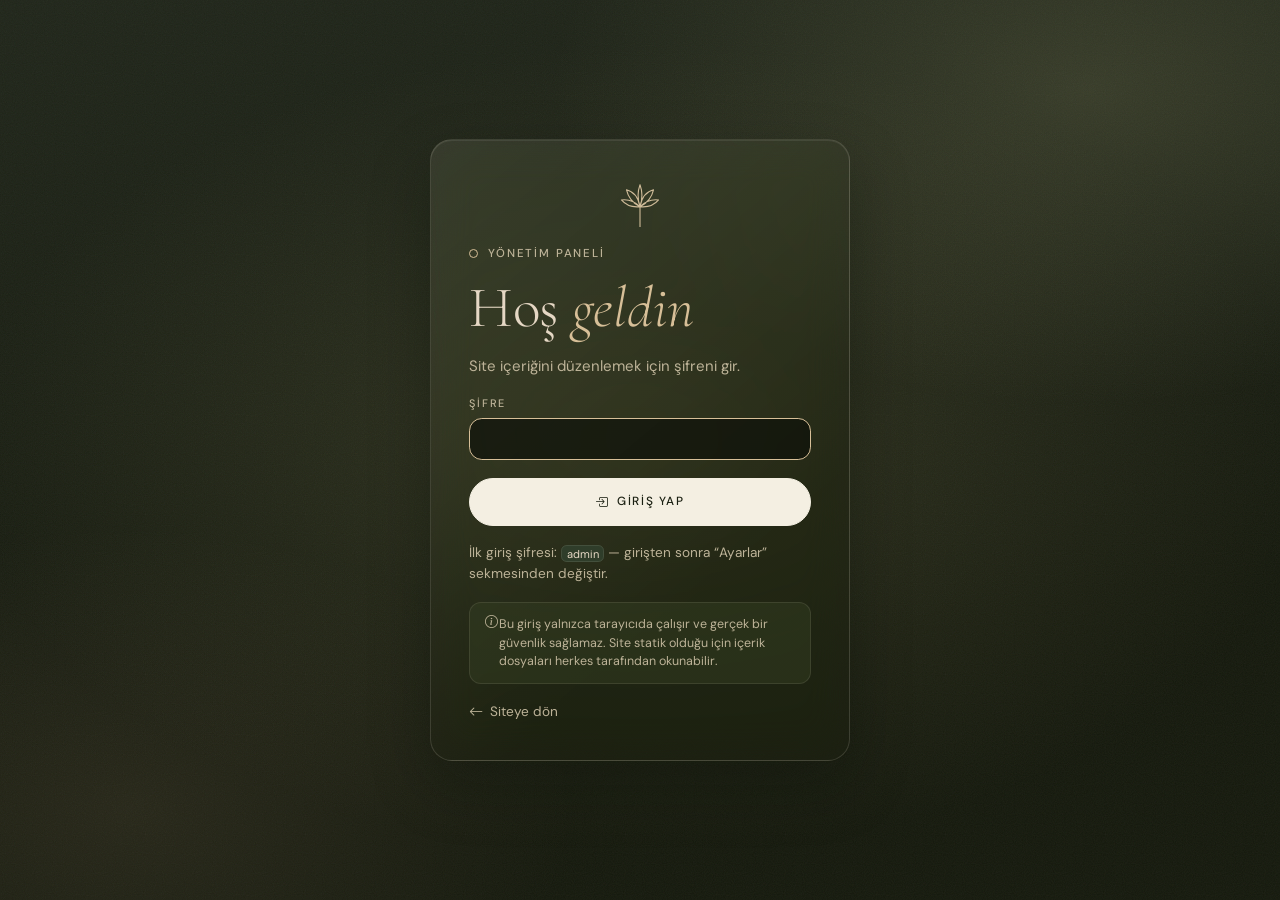
<file: admin/index.html>
<!DOCTYPE html>
<html lang="tr">
    <head>
        <meta charset="utf-8" />
        <!-- Panel /admin/ altında; css, js ve görseller sitenin kök klasöründen gelir -->
        <base href="../" />
        <meta name="viewport" content="width=device-width, initial-scale=1" />
        <!-- Arama motorları bu sayfayı listelemesin -->
        <meta name="robots" content="noindex, nofollow" />
        <meta name="theme-color" content="#191c12" />
        <title>Yönetim Paneli</title>
        <link rel="icon" type="image/x-icon" href="images/favicon.ico" />
        <link rel="preconnect" href="https://fonts.googleapis.com" />
        <link rel="preconnect" href="https://fonts.gstatic.com" crossorigin />
        <link href="https://fonts.googleapis.com/css2?family=Cormorant:ital,wght@0,300..600;1,300..600&amp;family=DM+Sans:ital,opsz,wght@0,9..40,300..600;1,9..40,300..500&amp;display=swap" rel="stylesheet" />
        <link href="https://cdn.jsdelivr.net/npm/bootstrap-icons@1.8.1/font/bootstrap-icons.css" rel="stylesheet" />
        <link href="css/admin.css?v=70" rel="stylesheet" />
    </head>
    <body>
        <!-- Giriş ekranı -->
        <section class="login" id="login">
            <form class="login-card" id="loginForm" autocomplete="off">
                <div class="eyebrow">Yönetim Paneli</div>
                <h1 class="login-title">Hoş <em>geldin</em></h1>
                <p class="muted">Site içeriğini düzenlemek için şifreni gir.</p>
                <label class="field">
                    <span class="field-label">Şifre</span>
                    <input type="password" id="loginPass" autocomplete="current-password" required autofocus />
                </label>
                <p class="login-error" id="loginError" hidden>Şifre yanlış.</p>
                <button class="btn btn-primary btn-block" type="submit"><i class="bi bi-box-arrow-in-right"></i> Giriş yap</button>
                <p class="hint" id="loginHint" hidden>İlk giriş şifresi: <code>admin</code> — girişten sonra “Ayarlar” sekmesinden değiştir.</p>
                <p class="note"><i class="bi bi-info-circle"></i> Bu giriş yalnızca tarayıcıda çalışır ve gerçek bir güvenlik sağlamaz. Site statik olduğu için içerik dosyaları herkes tarafından okunabilir.</p>
                <a class="back-link" href="index.html"><i class="bi bi-arrow-left"></i> Siteye dön</a>
            </form>
        </section>

        <!-- Panel -->
        <div class="app" id="app" hidden>
            <header class="topbar">
                <div class="brand">
                    <span class="brand-name" id="brandName">Panel</span>
                    <span class="brand-sub">içerik yönetimi</span>
                </div>
                <span class="status" id="status" data-state="saved"><i></i><span>Kaydedildi</span></span>
                <div class="top-actions">
                    <button class="btn btn-ghost" type="button" id="previewBtn" title="Kaydedip siteyi yeni sekmede açar"><i class="bi bi-box-arrow-up-right"></i><span>Önizle</span></button>
                    <button class="btn btn-primary" type="button" id="saveBtn" title="Kaydet (Ctrl/Cmd + S)"><i class="bi bi-check2"></i><span>Kaydet</span></button>
                    <button class="btn btn-ghost btn-icon" type="button" id="logoutBtn" title="Çıkış yap" aria-label="Çıkış yap"><i class="bi bi-box-arrow-right"></i></button>
                </div>
            </header>

            <nav class="tabs" id="tabs" aria-label="Bölümler">
                <button type="button" data-tab="profil"><i class="bi bi-person"></i>Profil</button>
                <button type="button" data-tab="metinler"><i class="bi bi-translate"></i>Metinler</button>
                <button type="button" data-tab="galeri"><i class="bi bi-images"></i>Galeri</button>
                <button type="button" data-tab="projeler"><i class="bi bi-grid-1x2"></i>Projeler</button>
                <button type="button" data-tab="dosyalar"><i class="bi bi-folder2-open"></i>Deri dosyalar</button>
                <button type="button" data-tab="deneyim"><i class="bi bi-briefcase"></i>Deneyim</button>
                <button type="button" data-tab="egitim"><i class="bi bi-mortarboard"></i>Eğitim</button>
                <button type="button" data-tab="dersler"><i class="bi bi-calendar-week"></i>Ders programı</button>
                <button type="button" data-tab="yetenekler"><i class="bi bi-tools"></i>Yetenekler</button>
                <button type="button" data-tab="istatistikler"><i class="bi bi-123"></i>İstatistikler</button>
                <button type="button" data-tab="aktar"><i class="bi bi-arrow-down-up"></i>Dışa / İçe aktar</button>
                <button type="button" data-tab="ayarlar"><i class="bi bi-gear"></i>Ayarlar</button>
            </nav>

            <main class="content" id="content"></main>
        </div>

        <div class="toast" id="toast" role="status" aria-live="polite"></div>
        <input type="file" id="importFile" accept=".json,.js,application/json,text/javascript" hidden />

        <script src="js/content.js?v=70"></script>
        <script src="js/admin.js?v=70"></script>
    </body>
</html>
</file>
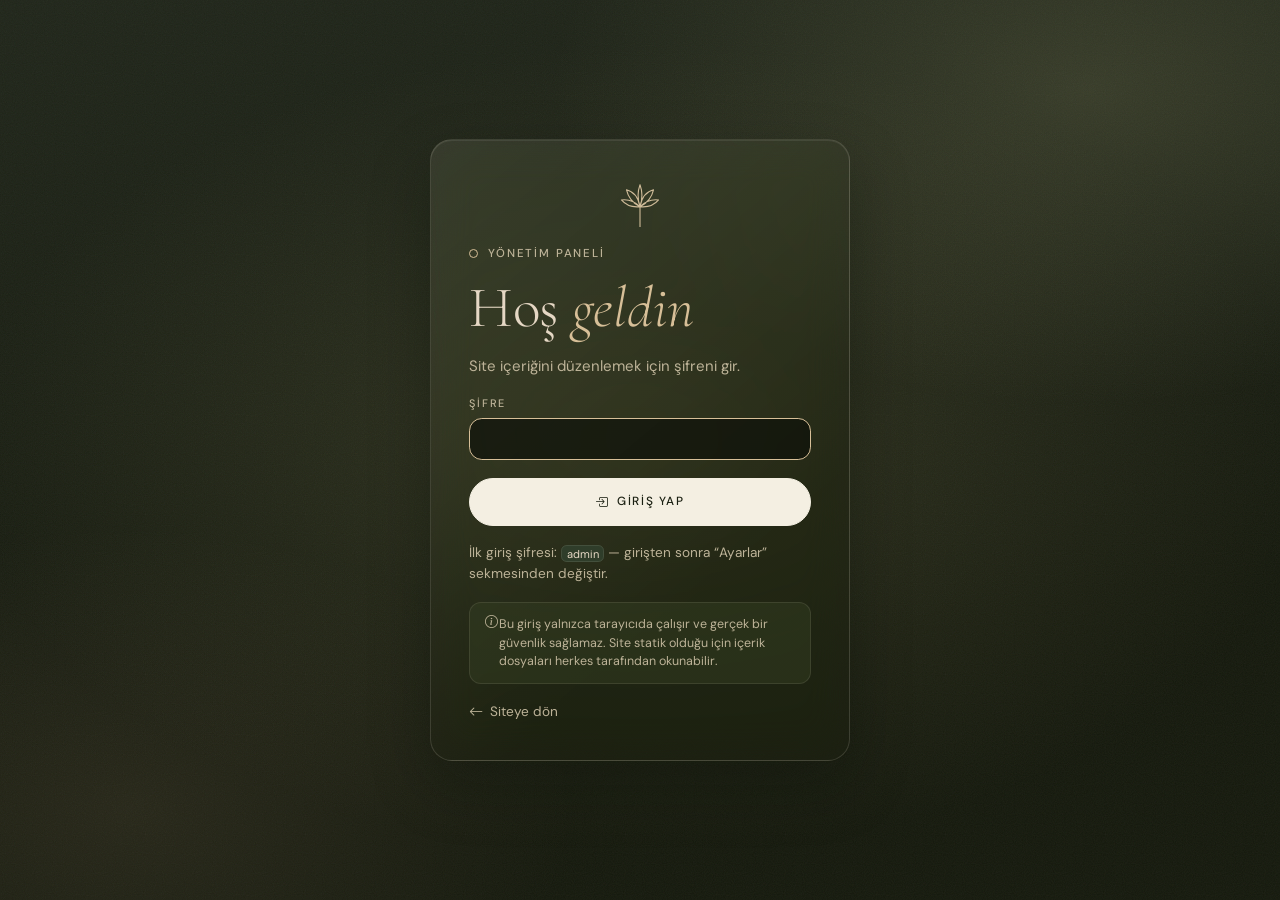
<file: admin.html>
<!DOCTYPE html>
<html lang="tr">
    <head>
        <meta charset="utf-8" />
        <meta name="robots" content="noindex, nofollow" />
        <title>Yönetim Paneli</title>
        <!-- Panel artık /admin/ adresinde; eski bağlantılar oraya yönlenir -->
        <meta http-equiv="refresh" content="0; url=admin/" />
        <script>location.replace("admin/" + location.search + location.hash);</script>
    </head>
    <body>
        <p><a href="admin/">Yönetim paneline git</a></p>
    </body>
</html>
</file>
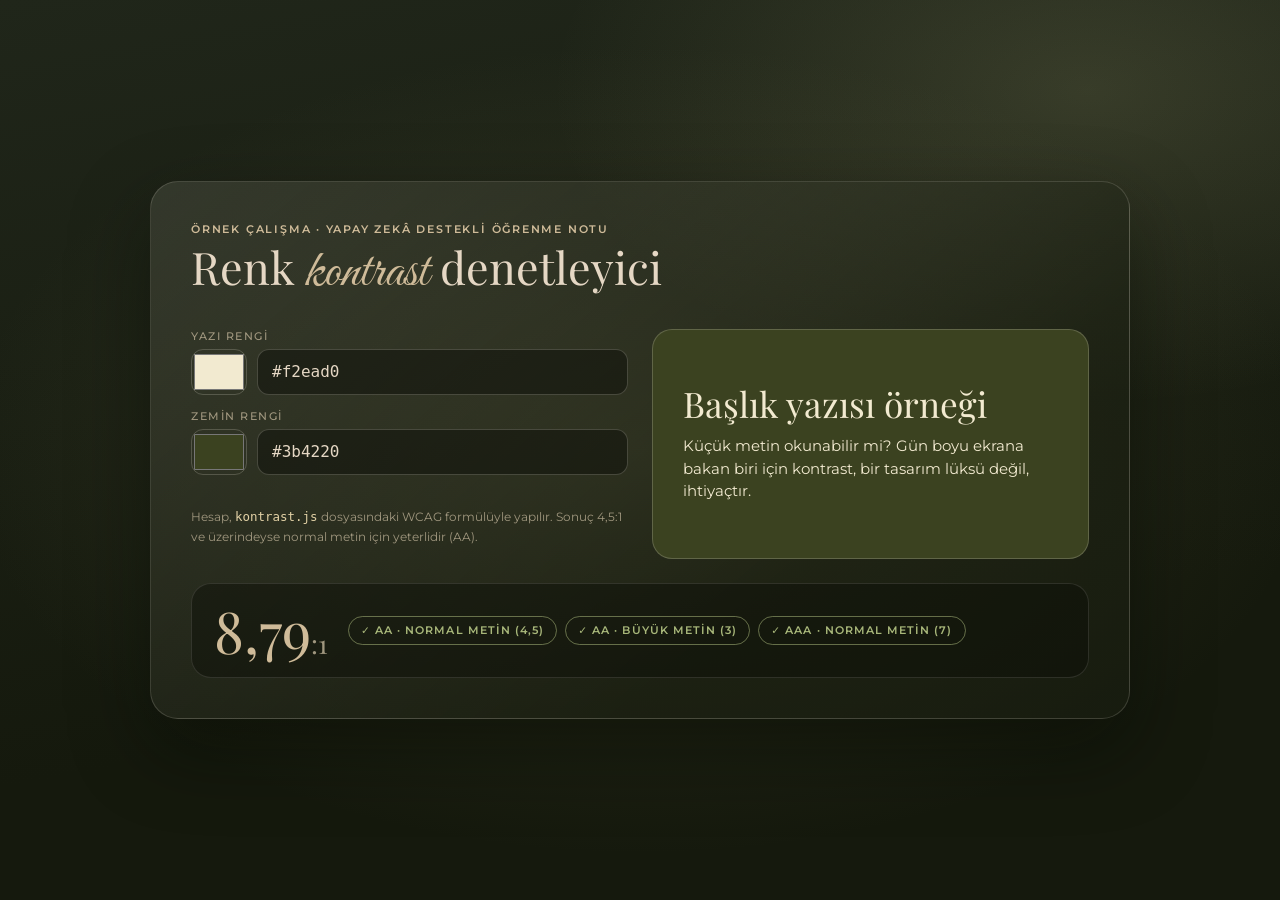
<file: assets/blog/demo/kontrast.html>
<!DOCTYPE html>
<html lang="tr">
<head>
    <meta charset="utf-8" />
    <meta name="viewport" content="width=device-width, initial-scale=1" />
    <title>Renk Kontrast Denetleyici — örnek çalışma</title>
    <link rel="preconnect" href="https://fonts.googleapis.com" />
    <link rel="preconnect" href="https://fonts.gstatic.com" crossorigin />
    <link href="https://fonts.googleapis.com/css2?family=Playfair+Display:ital,wght@0,400..700;1,400..700&family=Montserrat:wght@300..600&family=Great+Vibes&display=swap" rel="stylesheet" />
    <style>
        :root { --bg: #191c12; --bone: #e5d7c4; --tan: #cfbb99; --muted: #a0977f; --ok: #a8b77a; --no: #d29e9e; }
        * { box-sizing: border-box; }
        body { margin: 0; min-height: 100vh; display: grid; place-items: center; padding: 24px; font-family: "Montserrat", system-ui, sans-serif; color: var(--bone);
            background: radial-gradient(60% 50% at 85% 10%, rgba(201, 200, 143, .16), transparent 70%), radial-gradient(70% 60% at 50% 50%, rgba(119, 116, 74, .25), transparent 75%), linear-gradient(170deg, #20261a, #15190d 70%); }
        main { width: min(980px, 100%); padding: clamp(20px, 4vw, 40px); border-radius: 28px; background: linear-gradient(140deg, rgba(244, 239, 226, .1), rgba(25, 30, 17, .5) 70%); border: 1px solid rgba(244, 239, 226, .16); box-shadow: 0 30px 80px rgba(5, 8, 3, .45); }
        .tag { font-size: .7rem; font-weight: 600; letter-spacing: .16em; text-transform: uppercase; color: var(--tan); }
        h1 { margin: .4rem 0 1.6rem; font: 400 clamp(1.9rem, 4vw, 2.8rem)/1.1 "Playfair Display", serif; }
        h1 em { font-family: "Great Vibes", cursive; font-style: normal; color: var(--tan); font-size: 1.2em; }
        .grid { display: grid; grid-template-columns: 1fr 1fr; gap: 24px; }
        .pick { display: grid; gap: 14px; align-content: start; }
        label { display: grid; gap: 6px; font-size: .68rem; font-weight: 500; letter-spacing: .14em; text-transform: uppercase; color: var(--muted); }
        .row { display: grid; grid-template-columns: 56px 1fr; gap: 10px; }
        input[type="color"] { width: 56px; height: 46px; padding: 0; border: 1px solid rgba(244, 239, 226, .2); border-radius: 12px; background: none; cursor: pointer; }
        input[type="text"] { min-height: 46px; padding: 0 14px; border-radius: 12px; border: 1px solid rgba(244, 239, 226, .2); background: rgba(12, 15, 8, .5); color: var(--bone); font: 500 1rem ui-monospace, Menlo, monospace; text-transform: lowercase; }
        input:focus-visible { outline: 2px solid var(--tan); outline-offset: 2px; }
        .preview { border-radius: 20px; padding: clamp(18px, 3vw, 30px); display: grid; gap: 10px; align-content: center; min-height: 230px; border: 1px solid rgba(244, 239, 226, .2); }
        .preview b { font: 400 clamp(1.6rem, 3vw, 2.2rem)/1.15 "Playfair Display", serif; }
        .preview span { font-size: .95rem; line-height: 1.5; }
        .result { margin-top: 24px; display: grid; grid-template-columns: auto 1fr; gap: 20px; align-items: center; padding: 18px 22px; border-radius: 20px; background: rgba(12, 15, 8, .45); border: 1px solid rgba(244, 239, 226, .12); }
        .ratio { font: 400 clamp(2.4rem, 5vw, 3.6rem)/1 "Playfair Display", serif; color: var(--tan); }
        .ratio small { font-size: .45em; color: var(--muted); }
        .badges { display: flex; flex-wrap: wrap; gap: 8px; }
        .badge { padding: 7px 12px; border-radius: 999px; font-size: .66rem; font-weight: 600; letter-spacing: .1em; text-transform: uppercase; border: 1px solid; }
        .badge.ok { color: var(--ok); border-color: rgba(168, 183, 122, .55); }
        .badge.no { color: var(--no); border-color: rgba(210, 158, 158, .55); }
        .note { margin: 18px 0 0; font-size: .78rem; line-height: 1.6; color: var(--muted); }
        code { font-family: ui-monospace, Menlo, monospace; color: #e3d2a6; }
        @media (max-width: 720px) { .grid { grid-template-columns: 1fr; } .result { grid-template-columns: 1fr; } }
    </style>
</head>
<body>
    <main>
        <div class="tag">Örnek çalışma · Yapay zekâ destekli öğrenme notu</div>
        <h1>Renk <em>kontrast</em> denetleyici</h1>
        <div class="grid">
            <div class="pick">
                <label for="yazi">Yazı rengi
                    <span class="row"><input type="color" id="yaziRenk" value="#f2ead0" aria-label="Yazı rengi seç" /><input type="text" id="yazi" value="#f2ead0" maxlength="7" spellcheck="false" /></span>
                </label>
                <label for="zemin">Zemin rengi
                    <span class="row"><input type="color" id="zeminRenk" value="#3b4220" aria-label="Zemin rengi seç" /><input type="text" id="zemin" value="#3b4220" maxlength="7" spellcheck="false" /></span>
                </label>
                <p class="note">Hesap, <code>kontrast.js</code> dosyasındaki WCAG formülüyle yapılır. Sonuç 4,5:1 ve üzerindeyse normal metin için yeterlidir (AA).</p>
            </div>
            <div class="preview" id="onizleme"><b>Başlık yazısı örneği</b><span>Küçük metin okunabilir mi? Gün boyu ekrana bakan biri için kontrast, bir tasarım lüksü değil, ihtiyaçtır.</span></div>
        </div>
        <div class="result" role="status" aria-live="polite">
            <div class="ratio" id="oran">0<small>:1</small></div>
            <div class="badges" id="rozetler"></div>
        </div>
    </main>
    <script src="kontrast.js"></script>
    <script>
        const $ = (id) => document.getElementById(id);
        const gecerli = (v) => /^#[0-9a-f]{6}$/i.test(v);
        function guncelle() {
            const y = $("yazi").value, z = $("zemin").value;
            if (!gecerli(y) || !gecerli(z)) return;
            const o = kontrast(y.slice(1), z.slice(1));
            $("onizleme").style.color = y; $("onizleme").style.background = z;
            $("oran").innerHTML = o.toFixed(2).replace(".", ",") + "<small>:1</small>";
            const r = (ad, ok) => `<span class="badge ${ok ? "ok" : "no"}">${ok ? "✓" : "✕"} ${ad}</span>`;
            $("rozetler").innerHTML = r("AA · normal metin (4,5)", o >= 4.5) + r("AA · büyük metin (3)", o >= 3) + r("AAA · normal metin (7)", o >= 7);
        }
        [["yazi", "yaziRenk"], ["zemin", "zeminRenk"]].forEach(([t, c]) => {
            $(c).addEventListener("input", () => { $(t).value = $(c).value; guncelle(); });
            $(t).addEventListener("input", () => { if (gecerli($(t).value)) $(c).value = $(t).value; guncelle(); });
        });
        guncelle();
    </script>
</body>
</html>
</file>
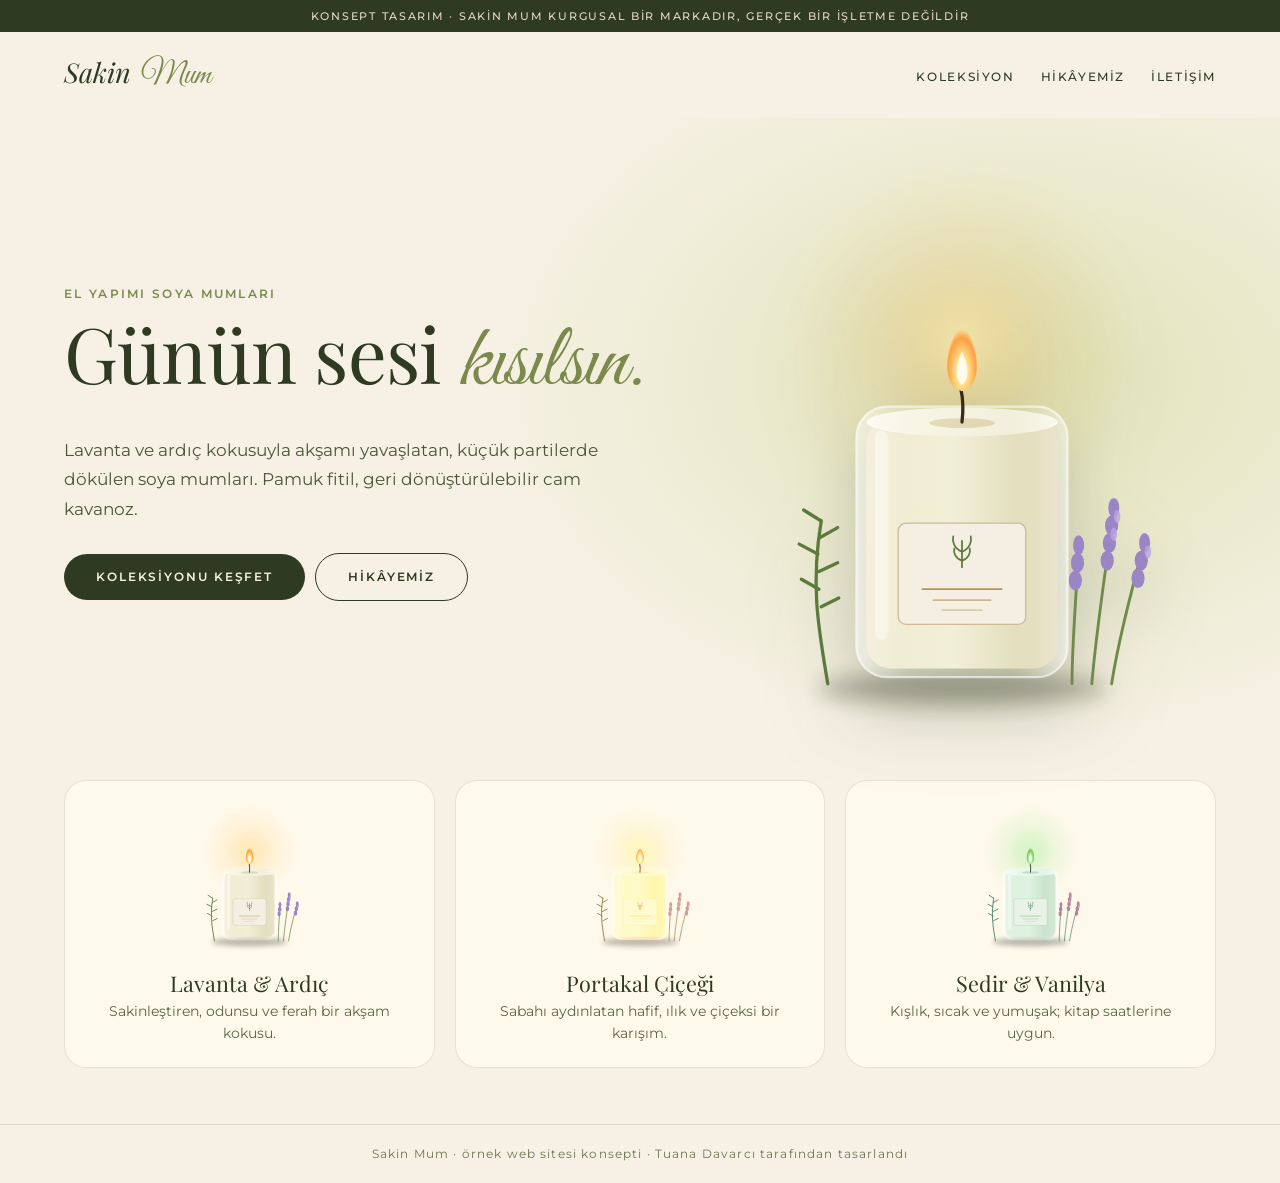
<file: assets/blog/demo/sakin-mum.html>
<!DOCTYPE html>
<html lang="tr">
<head>
    <meta charset="utf-8" />
    <meta name="viewport" content="width=device-width, initial-scale=1" />
    <title>Sakin Mum — örnek web sitesi konsepti</title>
    <link rel="preconnect" href="https://fonts.googleapis.com" />
    <link rel="preconnect" href="https://fonts.gstatic.com" crossorigin />
    <link href="https://fonts.googleapis.com/css2?family=Playfair+Display:ital,wght@0,400..700;1,400..700&family=Montserrat:wght@300..600&family=Great+Vibes&display=swap" rel="stylesheet" />
    <style>
        :root { --forest: #2f3a22; --sage: #dfe3b8; --moss: #7b8a4c; --cream: #f6f1e4; --lav: #9a86c4; --tan: #b8955a; }
        * { box-sizing: border-box; }
        body { margin: 0; font-family: "Montserrat", system-ui, sans-serif; color: var(--forest); background: var(--cream); }
        .concept { background: var(--forest); color: #e5d7c4; text-align: center; padding: 9px 16px; font-size: .68rem; font-weight: 500; letter-spacing: .16em; text-transform: uppercase; }
        header.nav { display: flex; align-items: center; justify-content: space-between; gap: 16px; flex-wrap: wrap; padding: 22px clamp(20px, 5vw, 64px); }
        .logo { font: italic 400 1.7rem "Playfair Display", serif; }
        .logo b { font: 400 2rem "Great Vibes", cursive; font-style: normal; color: var(--moss); margin-left: .1em; }
        nav a { margin-left: 26px; font-size: .72rem; font-weight: 500; letter-spacing: .14em; text-transform: uppercase; color: var(--forest); text-decoration: none; }
        nav a:hover { color: var(--moss); }
        .hero { display: grid; grid-template-columns: 1.1fr .9fr; gap: 24px; align-items: center; padding: clamp(16px, 4vw, 40px) clamp(20px, 5vw, 64px) 40px; background: radial-gradient(60% 80% at 80% 40%, var(--sage), transparent 70%); }
        .kicker { font-size: .72rem; font-weight: 600; letter-spacing: .2em; text-transform: uppercase; color: var(--moss); }
        h1 { margin: .5rem 0 1rem; font: 400 clamp(2.6rem, 6vw, 5.2rem)/1 "Playfair Display", serif; letter-spacing: -.01em; }
        h1 em { font: 400 1.15em "Great Vibes", cursive; color: var(--moss); }
        .hero p { max-width: 34rem; font-size: 1.05rem; line-height: 1.75; color: #4a5636; }
        .cta { display: inline-block; margin-top: 12px; padding: 16px 32px; border-radius: 999px; background: var(--forest); color: var(--cream); font-size: .74rem; font-weight: 600; letter-spacing: .16em; text-transform: uppercase; text-decoration: none; }
        .cta.ghost { background: none; color: var(--forest); border: 1px solid var(--forest); margin-left: 10px; }
        .hero img { width: min(100%, 440px); justify-self: center; filter: drop-shadow(0 30px 30px rgba(47, 58, 34, .25)); }
        .cards { display: grid; grid-template-columns: repeat(3, 1fr); gap: 20px; padding: 10px clamp(20px, 5vw, 64px) 56px; }
        .card { padding: 22px; border-radius: 22px; background: #fff9ec; border: 1px solid rgba(47, 58, 34, .12); text-align: center; }
        .card img { height: 150px; margin-bottom: 8px; }
        .card:nth-child(2) img { filter: sepia(.7) saturate(1.7) hue-rotate(-18deg); }
        .card:nth-child(3) img { filter: hue-rotate(60deg) saturate(.8); }
        .card h3 { margin: 4px 0; font: 400 1.35rem "Playfair Display", serif; }
        .card p { margin: 0; font-size: .85rem; line-height: 1.6; color: #5a6644; }
        footer { padding: 22px clamp(20px, 5vw, 64px); text-align: center; font-size: .72rem; letter-spacing: .1em; color: #6b7552; border-top: 1px solid rgba(47, 58, 34, .12); }
        @media (max-width: 760px) { .hero { grid-template-columns: 1fr; text-align: center; } .hero p { margin-inline: auto; } .cards { grid-template-columns: 1fr; } nav a { margin: 0 12px 0 0; } }
    </style>
</head>
<body>
    <div class="concept">Konsept tasarım · Sakin Mum kurgusal bir markadır, gerçek bir işletme değildir</div>
    <header class="nav">
        <div class="logo">Sakin <b>Mum</b></div>
        <nav aria-label="Ana menü"><a href="#koleksiyon">Koleksiyon</a><a href="#hikaye">Hikâyemiz</a><a href="#iletisim">İletişim</a></nav>
    </header>
    <section class="hero">
        <div>
            <div class="kicker">El yapımı soya mumları</div>
            <h1>Günün sesi <em>kısılsın.</em></h1>
            <p>Lavanta ve ardıç kokusuyla akşamı yavaşlatan, küçük partilerde dökülen soya mumları. Pamuk fitil, geri dönüştürülebilir cam kavanoz.</p>
            <a class="cta" href="#koleksiyon">Koleksiyonu keşfet</a><a class="cta ghost" href="#hikaye">Hikâyemiz</a>
        </div>
        <img src="../sakin-mum.svg" alt="Lavanta ve ardıç dalları arasında yanan cam kavanoz soya mumu çizimi" />
    </section>
    <section class="cards" id="koleksiyon" aria-label="Koleksiyon">
        <article class="card"><img src="../sakin-mum.svg" alt="" /><h3>Lavanta &amp; Ardıç</h3><p>Sakinleştiren, odunsu ve ferah bir akşam kokusu.</p></article>
        <article class="card"><img src="../sakin-mum.svg" alt="" /><h3>Portakal Çiçeği</h3><p>Sabahı aydınlatan hafif, ılık ve çiçeksi bir karışım.</p></article>
        <article class="card"><img src="../sakin-mum.svg" alt="" /><h3>Sedir &amp; Vanilya</h3><p>Kışlık, sıcak ve yumuşak; kitap saatlerine uygun.</p></article>
    </section>
    <footer id="hikaye">Sakin Mum · örnek web sitesi konsepti · Tuana Davarcı tarafından tasarlandı</footer>
</body>
</html>
</file>
